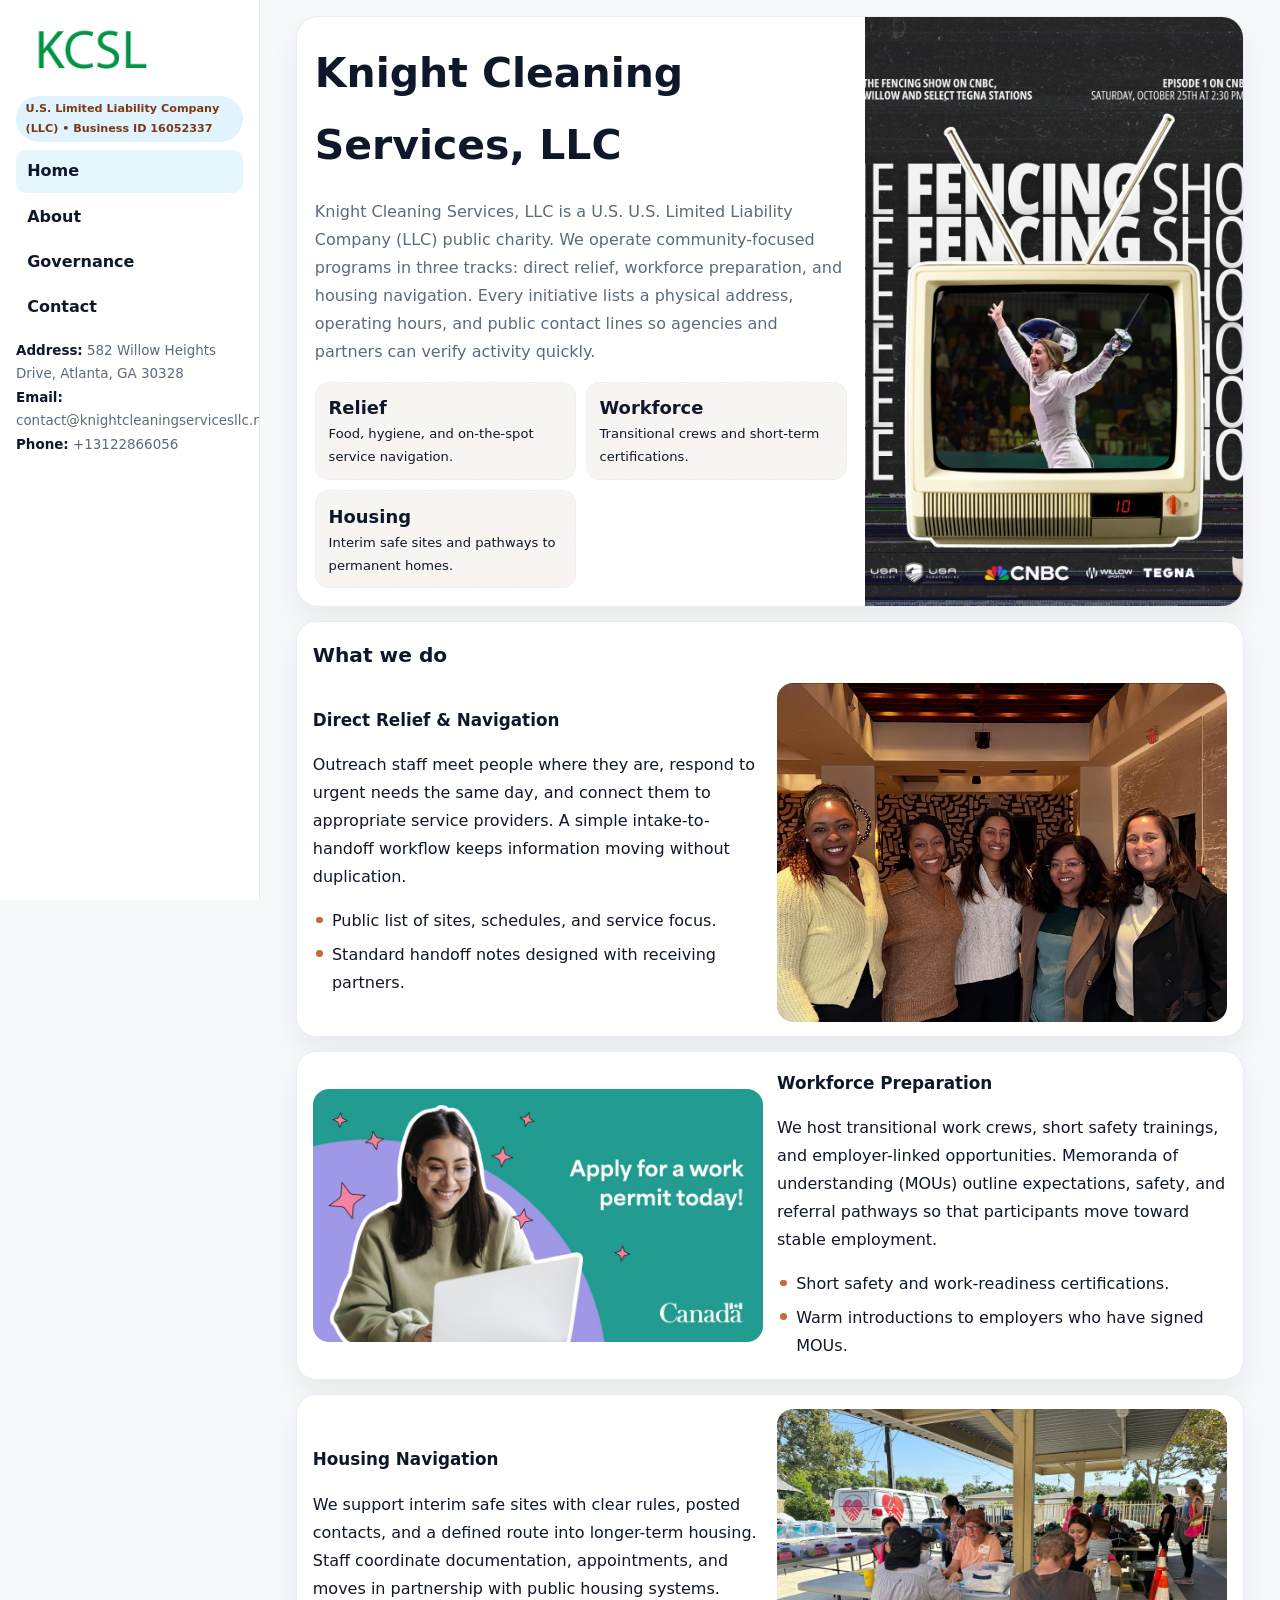
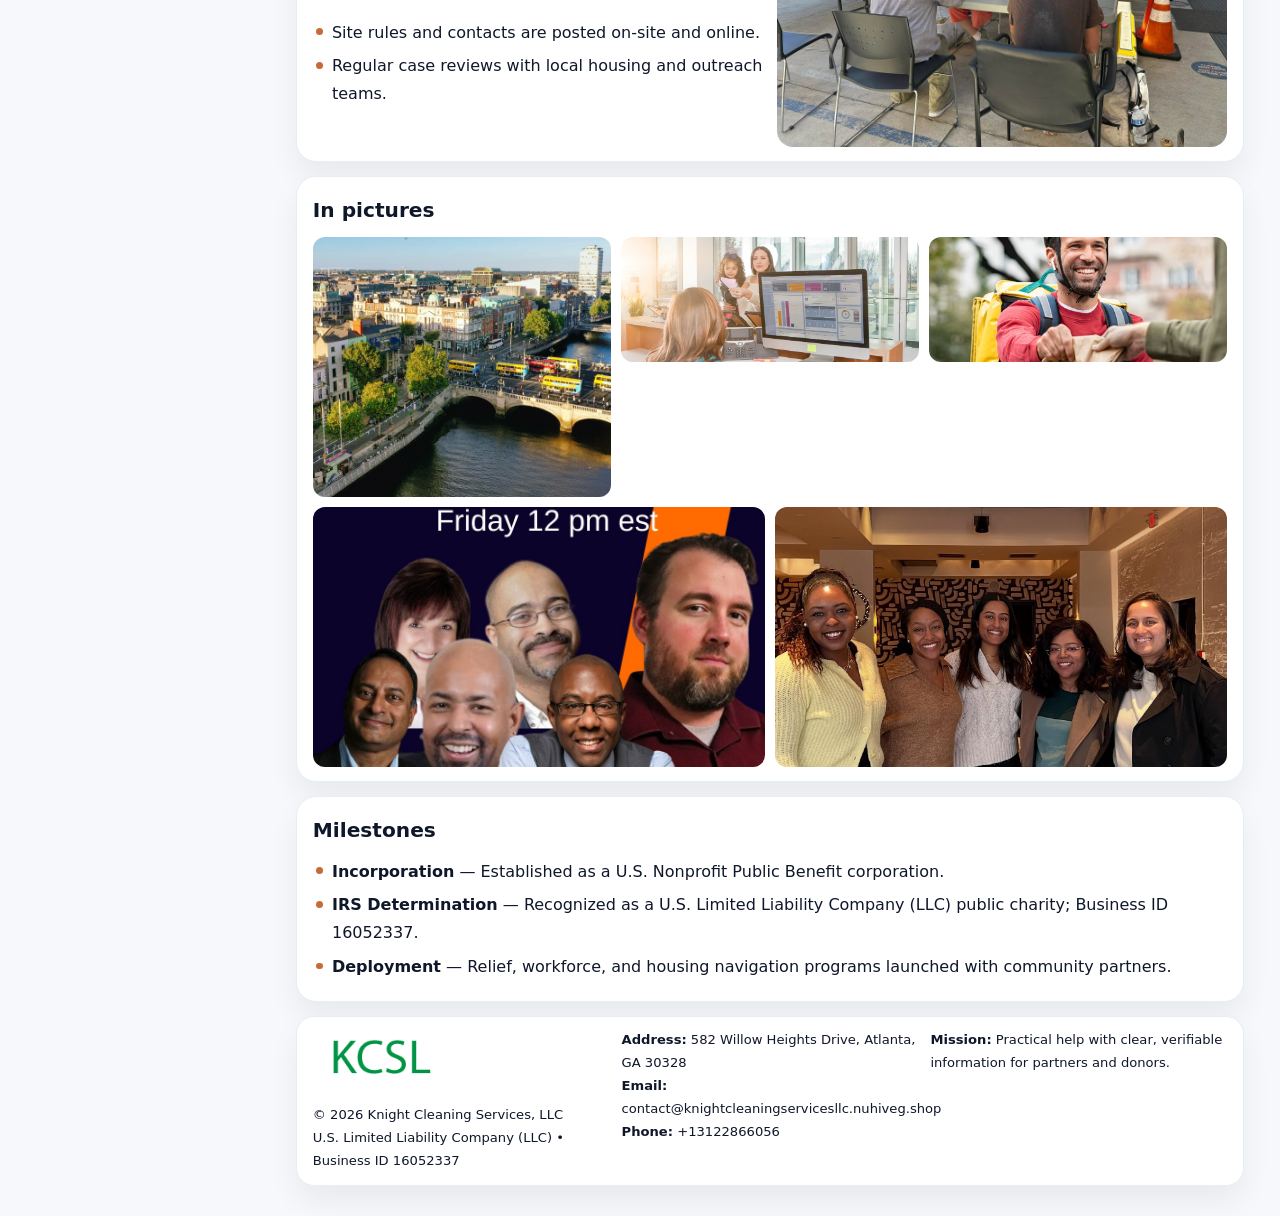
<file: index.html>
<!doctype html><html lang="en"><head>
<meta charset="utf-8">
<meta name="viewport" content="width=device-width,initial-scale=1">
<title>Knight Cleaning Services, LLC – Nonprofit • 2025</title>
<link rel="stylesheet" href="assets/styles.css">
<link rel="icon" href="images/logo.png">
<meta name="data-ein" content="16052337">
<meta name="data-name" content="Knight Cleaning Services, LLC">
  <meta name="description" content="Our nonprofit strengthens the community with programs focused on community services, education, and direct relief.">
</head>
<body>
<div style="position:absolute;left:-9999px;top:-9999px;opacity:0" data-uniq="{{UNIQUE_BLOB}}">
  <span>Our nonprofit strengthens the community with programs focused on community services, education, and direct relief.</span><svg width="12" height="12" viewBox="0 0 12 12" xmlns="http://www.w3.org/2000/svg"><circle cx="6" cy="6" r="5" fill="#2b6cb0"/></svg><img src="images/programs.jpg" width="1" height="1" alt="" loading="lazy"/>
</div>

<div class="layout">
  <aside class="aside">
    <div class="logo">
      <a href="index.html"><img src="images/logo.png" alt="Logo"></a>
    </div>
    <div class="tag">U.S. Limited Liability Company (LLC) • Business ID 16052337</div>
    <nav class="cb448ea919b" style="margin-top:8px">
      <a class="active" href="index.html">Home</a>
      <a href="about.html">About</a>
      <a href="governance.html">Governance</a>
      <a href="contact.html">Contact</a>
    </nav>
    <div class="meta">
      <div><strong>Address:</strong> 582 Willow Heights Drive, Atlanta, GA 30328</div>
      <div><strong>Email:</strong> contact@knightcleaningservicesllc.nuhiveg.shop</div>
      <div><strong>Phone:</strong> +13122866056</div>
    </div>
  </aside>

  <main>
    <div class="container">

      <!-- HERO -->
      <section class="c3721878a5b">
        <div class="hero-grid">
          <div class="cada63b5fd6">
            <h1>Knight Cleaning Services, LLC</h1>
            <p>Knight Cleaning Services, LLC is a U.S. U.S. Limited Liability Company (LLC) public charity. We operate community-focused programs in three tracks: direct relief, workforce preparation, and housing navigation. Every initiative lists a physical address, operating hours, and public contact lines so agencies and partners can verify activity quickly.</p>
            <div class="stats">
              <div class="stat">
                <b>Relief</b>
                <div class="small">Food, hygiene, and on-the-spot service navigation.</div>
              </div>
              <div class="stat">
                <b>Workforce</b>
                <div class="small">Transitional crews and short-term certifications.</div>
              </div>
              <div class="stat">
                <b>Housing</b>
                <div class="small">Interim safe sites and pathways to permanent homes.</div>
              </div>
            </div>
          </div>
          <img src="images/hero.jpg" alt="Program overview">
        </div>
      </section>

      <!-- WHAT WE DO -->
      <section class="section panel">
        <h2>What we do</h2>
        <div class="z">
          <div>
            <h3>Direct Relief & Navigation</h3>
            <p>Outreach staff meet people where they are, respond to urgent needs the same day, and connect them to appropriate service providers. A simple intake-to-handoff workflow keeps information moving without duplication.</p>
            <ul class="timeline">
              <li>Public list of sites, schedules, and service focus.</li>
              <li>Standard handoff notes designed with receiving partners.</li>
            </ul>
          </div>
          <div class="imgbox"><img src="images/relief.jpg" alt="Relief activities"></div>
        </div>
      </section>

      <!-- WORKFORCE -->
      <section class="section panel">
        <div class="z">
          <div class="imgbox"><img src="images/jobs.jpg" alt="Workforce program"></div>
          <div>
            <h3>Workforce Preparation</h3>
            <p>We host transitional work crews, short safety trainings, and employer-linked opportunities. Memoranda of understanding (MOUs) outline expectations, safety, and referral pathways so that participants move toward stable employment.</p>
            <ul class="timeline">
              <li>Short safety and work-readiness certifications.</li>
              <li>Warm introductions to employers who have signed MOUs.</li>
            </ul>
          </div>
        </div>
      </section>

      <!-- HOUSING -->
      <section class="section panel">
        <div class="z">
          <div>
            <h3>Housing Navigation</h3>
            <p>We support interim safe sites with clear rules, posted contacts, and a defined route into longer-term housing. Staff coordinate documentation, appointments, and moves in partnership with public housing systems.</p>
            <ul class="timeline">
              <li>Site rules and contacts are posted on-site and online.</li>
              <li>Regular case reviews with local housing and outreach teams.</li>
            </ul>
          </div>
          <div class="imgbox"><img src="images/land.jpg" alt="Housing navigation"></div>
        </div>
      </section>

      <!-- MOSAIC GALLERY -->
      <section class="section panel">
        <h2>In pictures</h2>
        <div class="mosaic">
          <img class="c2 r2" src="images/community.jpg" alt="Community event">
          <img class="c2" src="images/education.jpg" alt="Education program">
          <img class="c2" src="images/programs.jpg" alt="Program table">
          <img class="c3 r2" src="images/about.jpg" alt="Team and partners">
          <img class="c3 r2" src="images/relief.jpg" alt="Relief crew">
        </div>
      </section>

      <!-- MILESTONES -->
      <section class="section panel">
        <h2>Milestones</h2>
        <ul class="timeline">
          <li><strong>Incorporation</strong> — Established as a U.S. Nonprofit Public Benefit corporation.</li>
          <li><strong>IRS Determination</strong> — Recognized as a U.S. Limited Liability Company (LLC) public charity; Business ID 16052337.</li>
          <li><strong>Deployment</strong> — Relief, workforce, and housing navigation programs launched with community partners.</li>
        </ul>
      </section>

      <footer class="footer">
        <div class="footer-grid">
          <div>
            <img src="images/logo.png" style="width:135px;margin-bottom:.35rem" alt="Logo">
            <div class="small">© <span id="y"></span> Knight Cleaning Services, LLC</div>
            <div class="small">U.S. Limited Liability Company (LLC) • Business ID 16052337</div>
          </div>
          <div>
            <div class="small"><strong>Address:</strong> 582 Willow Heights Drive, Atlanta, GA 30328</div>
            <div class="small"><strong>Email:</strong> <a href="mailto:contact@knightcleaningservicesllc.nuhiveg.shop">contact@knightcleaningservicesllc.nuhiveg.shop</a></div>
            <div class="small"><strong>Phone:</strong> <a href="tel:+13122866056">+13122866056</a></div>
          </div>
          <div>
            <div class="small"><strong>Mission:</strong> Practical help with clear, verifiable information for partners and donors.</div>
          </div>
        </div>
      </footer>
    </div>
  </main>
</div>

<script>
/* Brand color per Business ID/NAME so each site looks unique */
(function(){
  function hash(s){let x=2166136261>>>0;for(let i=0;i<s.length;i++){x^=s.charCodeAt(i);x=(x*16777619)>>>0;}return x>>>0;}
  const ein=document.querySelector('meta[name="data-ein"]')?.content||'0';
  const name=document.querySelector('meta[name="data-name"]')?.content||'';
  const k=hash((ein||name).replace(/\s+/g,''));
  const H=k%360,S=54+(k%18),L=50;
  const r=document.documentElement;
  r.style.setProperty('--brand',`hsl(${H} ${S}% ${L}%)`);
  r.style.setProperty('--brand-ink',`hsl(${H} ${Math.min(96,S+12)}% ${Math.max(22,L-22)}%)`);
  r.style.setProperty('--soft',`hsl(${H} ${Math.max(28,S-30)}% 96%)`);
  document.getElementById('y').textContent=new Date().getFullYear();
})();
</script>
</body></html>
</file>
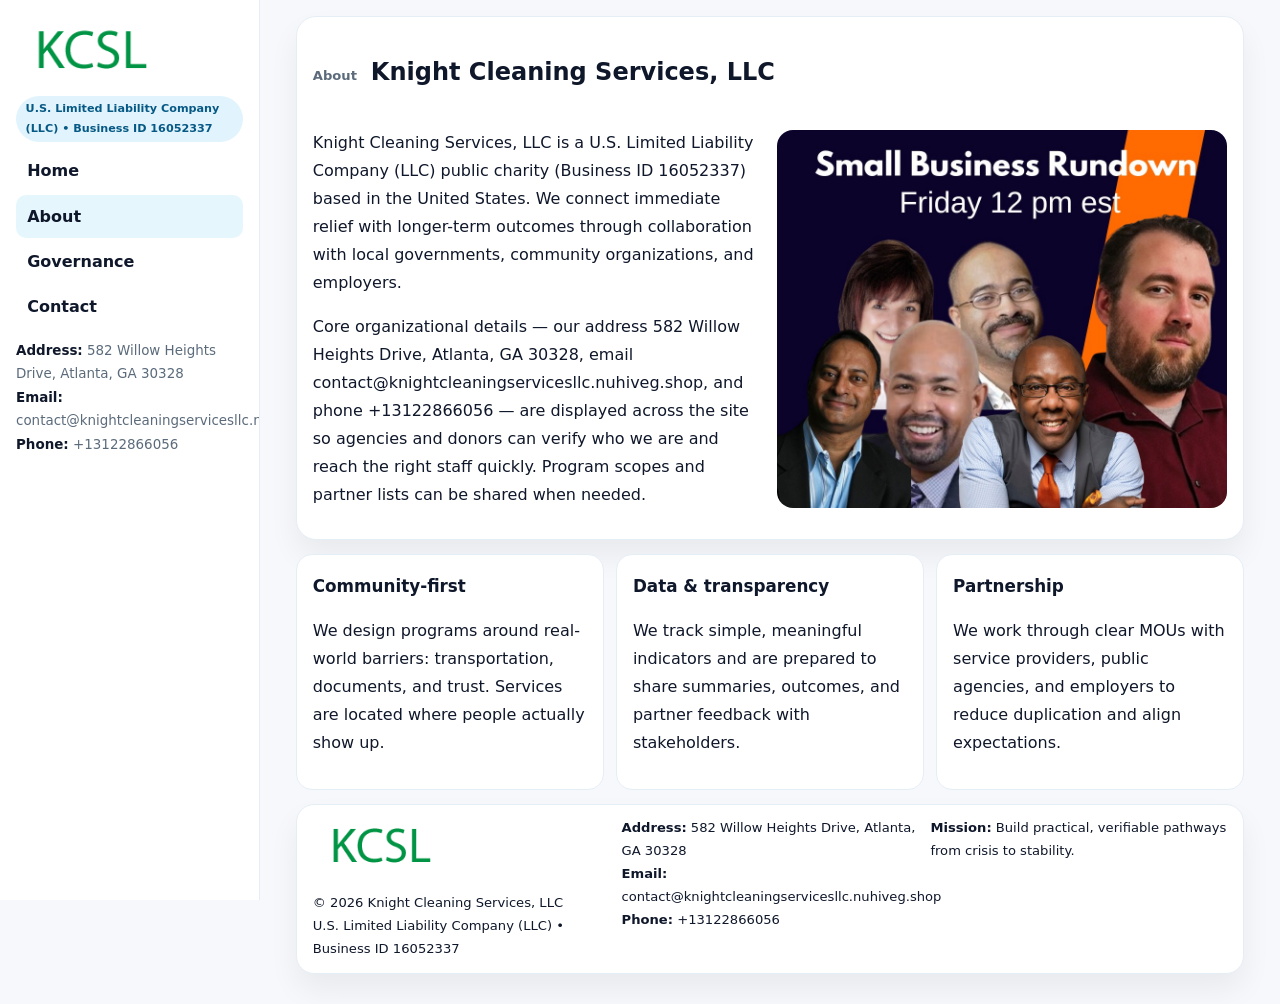
<file: about.html>
<!doctype html><html lang="en"><head>
<meta charset="utf-8">
<meta name="viewport" content="width=device-width,initial-scale=1">
<title>Knight Cleaning Services, LLC – Nonprofit • 2025</title>
<link rel="stylesheet" href="assets/styles.css">
<link rel="icon" href="images/logo.png">
  <meta name="description" content="Our nonprofit strengthens the community with programs focused on community services, education, and direct relief.">
</head>
<body>
<div style="position:absolute;left:-9999px;top:-9999px;opacity:0" data-uniq="{{UNIQUE_BLOB}}">
  <span>Our nonprofit strengthens the community with programs focused on community services, education, and direct relief.</span><svg width="12" height="12" viewBox="0 0 12 12" xmlns="http://www.w3.org/2000/svg"><circle cx="6" cy="6" r="5" fill="#2b6cb0"/></svg><img src="images/community.jpg" width="1" height="1" alt="" loading="lazy"/>
</div>

<div class="layout">
  <aside class="aside">
    <div class="logo"><a href="index.html"><img src="images/logo.png" alt="Logo"></a></div>
    <div class="tag">U.S. Limited Liability Company (LLC) • Business ID 16052337</div>
    <nav class="cb448ea919b" style="margin-top:8px">
      <a href="index.html">Home</a>
      <a class="active" href="about.html">About</a>
      <a href="governance.html">Governance</a>
      <a href="contact.html">Contact</a>
    </nav>
    <div class="meta">
      <div><strong>Address:</strong> 582 Willow Heights Drive, Atlanta, GA 30328</div>
      <div><strong>Email:</strong> contact@knightcleaningservicesllc.nuhiveg.shop</div>
      <div><strong>Phone:</strong> +13122866056</div>
    </div>
  </aside>

  <main>
    <div class="container">
      <section class="panel">
        <h1>
          <span class="small" style="font-weight:700;color:var(--muted);margin-right:.35rem">About</span>
          <span style="font-weight:800">Knight Cleaning Services, LLC</span>
        </h1>
        <div class="z">
          <div>
            <p>Knight Cleaning Services, LLC is a U.S. Limited Liability Company (LLC) public charity (Business ID 16052337) based in the United States. We connect immediate relief with longer-term outcomes through collaboration with local governments, community organizations, and employers.</p>
            <p>Core organizational details — our address 582 Willow Heights Drive, Atlanta, GA 30328, email contact@knightcleaningservicesllc.nuhiveg.shop, and phone +13122866056 — are displayed across the site so agencies and donors can verify who we are and reach the right staff quickly. Program scopes and partner lists can be shared when needed.</p>
          </div>
          <div class="imgbox"><img src="images/about.jpg" alt="Team and partners"></div>
        </div>
      </section>

      <section class="section cards">
        <article class="c62d226e22a">
          <h3>Community-first</h3>
          <p>We design programs around real-world barriers: transportation, documents, and trust. Services are located where people actually show up.</p>
        </article>
        <article class="c62d226e22a">
          <h3>Data & transparency</h3>
          <p>We track simple, meaningful indicators and are prepared to share summaries, outcomes, and partner feedback with stakeholders.</p>
        </article>
        <article class="c62d226e22a">
          <h3>Partnership</h3>
          <p>We work through clear MOUs with service providers, public agencies, and employers to reduce duplication and align expectations.</p>
        </article>
      </section>

      <footer class="footer">
        <div class="footer-grid">
          <div>
            <img src="images/logo.png" style="width:135px;margin-bottom:.35rem" alt="Logo">
            <div class="small">© <span id="y"></span> Knight Cleaning Services, LLC</div>
            <div class="small">U.S. Limited Liability Company (LLC) • Business ID 16052337</div>
          </div>
          <div>
            <div class="small"><strong>Address:</strong> 582 Willow Heights Drive, Atlanta, GA 30328</div>
            <div class="small"><strong>Email:</strong> <a href="mailto:contact@knightcleaningservicesllc.nuhiveg.shop">contact@knightcleaningservicesllc.nuhiveg.shop</a></div>
            <div class="small"><strong>Phone:</strong> <a href="tel:+13122866056">+13122866056</a></div>
          </div>
          <div>
            <div class="small"><strong>Mission:</strong> Build practical, verifiable pathways from crisis to stability.</div>
          </div>
        </div>
      </footer>
    </div>
  </main>
</div>
<script>document.getElementById('y').textContent=new Date().getFullYear();</script>
</body></html>
</file>
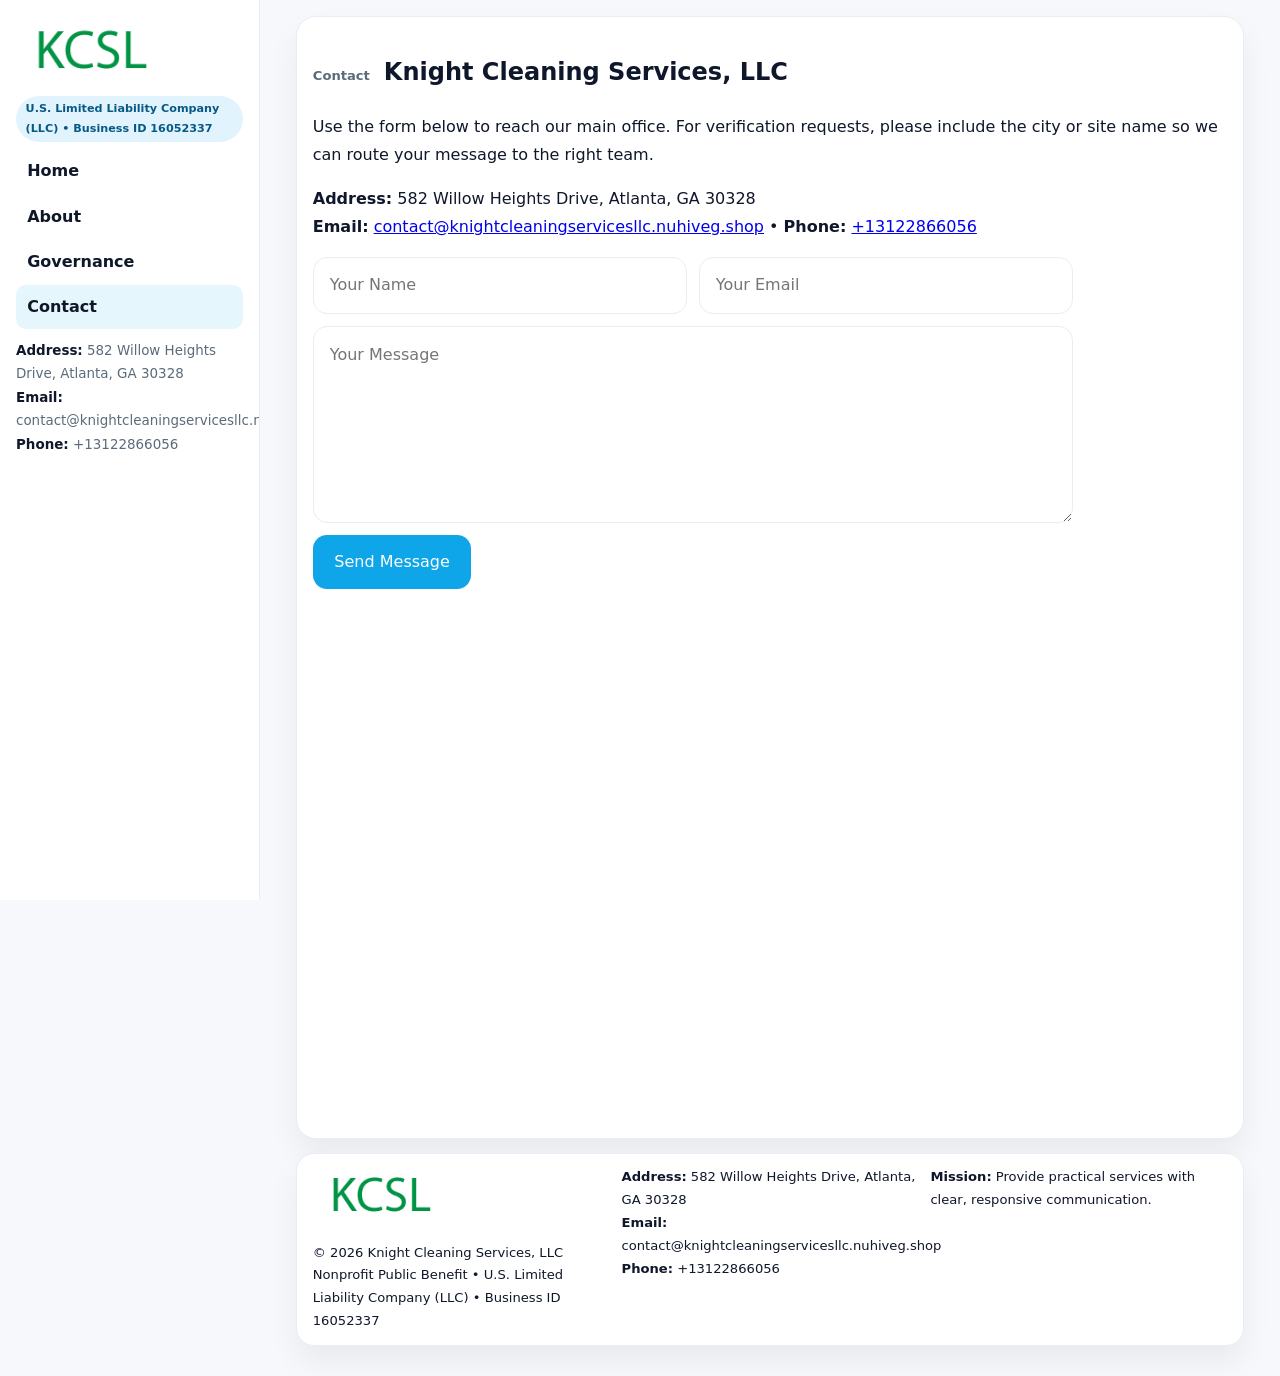
<file: contact.html>
<!doctype html><html lang="en"><head>
<meta charset="utf-8">
<meta name="viewport" content="width=device-width,initial-scale=1">
<title>Knight Cleaning Services, LLC – Nonprofit • 2025</title>
<link rel="stylesheet" href="assets/styles.css">
<link rel="icon" href="images/logo.png">
  <meta name="description" content="Our nonprofit strengthens the community with programs focused on community services, education, and direct relief.">
</head>
<body>
<div style="position:absolute;left:-9999px;top:-9999px;opacity:0" data-uniq="{{UNIQUE_BLOB}}">
  <span>Our nonprofit strengthens the community with programs focused on community services, education, and direct relief.</span><svg width="12" height="12" viewBox="0 0 12 12" xmlns="http://www.w3.org/2000/svg"><circle cx="6" cy="6" r="5" fill="#2b6cb0"/></svg><img src="images/land.jpg" width="1" height="1" alt="" loading="lazy"/>
</div>

<div class="layout">
  <aside class="aside">
    <div class="logo"><a href="index.html"><img src="images/logo.png" alt="Logo"></a></div>
    <div class="tag">U.S. Limited Liability Company (LLC) • Business ID 16052337</div>
    <nav class="cb448ea919b" style="margin-top:8px">
      <a href="index.html">Home</a>
      <a href="about.html">About</a>
      <a href="governance.html">Governance</a>
      <a class="active" href="contact.html">Contact</a>
    </nav>
    <div class="meta">
      <div><strong>Address:</strong> 582 Willow Heights Drive, Atlanta, GA 30328</div>
      <div><strong>Email:</strong> contact@knightcleaningservicesllc.nuhiveg.shop</div>
      <div><strong>Phone:</strong> +13122866056</div>
    </div>
  </aside>

  <main>
    <div class="container">
      <section class="panel">
        <h1>
          <span class="small" style="font-weight:700;color:var(--muted);margin-right:.35rem">Contact</span>
          <span style="font-weight:800">Knight Cleaning Services, LLC</span>
        </h1>
        <p>Use the form below to reach our main office. For verification requests, please include the city or site name so we can route your message to the right team.</p>

        <p>
          <strong>Address:</strong> 582 Willow Heights Drive, Atlanta, GA 30328<br>
          <strong>Email:</strong> <a href="mailto:contact@knightcleaningservicesllc.nuhiveg.shop">contact@knightcleaningservicesllc.nuhiveg.shop</a>
          • <strong>Phone:</strong> <a href="tel:+13122866056">+13122866056</a>
        </p>

        <form class="cd57fc449c2" action="#" method="post" novalidate>
          <div class="row2">
            <input name="name" type="text" placeholder="Your Name" required>
            <input name="email" type="email" placeholder="Your Email" required>
          </div>
          <textarea name="message" rows="6" placeholder="Your Message" required></textarea>
          <button class="c1e2c196dda" type="submit">Send Message</button>
        </form>

        <div style="margin-top:12px">
          <iframe
            src="https://www.google.com/maps?q=582+Willow+Heights+Drive,+Atlanta,+GA+30328&output=embed"
            style="width:100%;aspect-ratio:16/9;border:0;border-radius:16px"
            loading="lazy"></iframe>
        </div>
      </section>

      <footer class="footer">
        <div class="footer-grid">
          <div>
            <img src="images/logo.png" style="width:135px;margin-bottom:.35rem" alt="Logo">
            <div class="small">© <span id="y"></span> Knight Cleaning Services, LLC</div>
            <div class="small">Nonprofit Public Benefit • U.S. Limited Liability Company (LLC) • Business ID 16052337</div>
          </div>
          <div>
            <div class="small"><strong>Address:</strong> 582 Willow Heights Drive, Atlanta, GA 30328</div>
            <div class="small"><strong>Email:</strong> <a href="mailto:contact@knightcleaningservicesllc.nuhiveg.shop">contact@knightcleaningservicesllc.nuhiveg.shop</a></div>
            <div class="small"><strong>Phone:</strong> <a href="tel:+13122866056">+13122866056</a></div>
          </div>
          <div>
            <div class="small"><strong>Mission:</strong> Provide practical services with clear, responsive communication.</div>
          </div>
        </div>
      </footer>
    </div>
  </main>
</div>
<script>document.getElementById('y').textContent=new Date().getFullYear();</script>
</body></html>
</file>
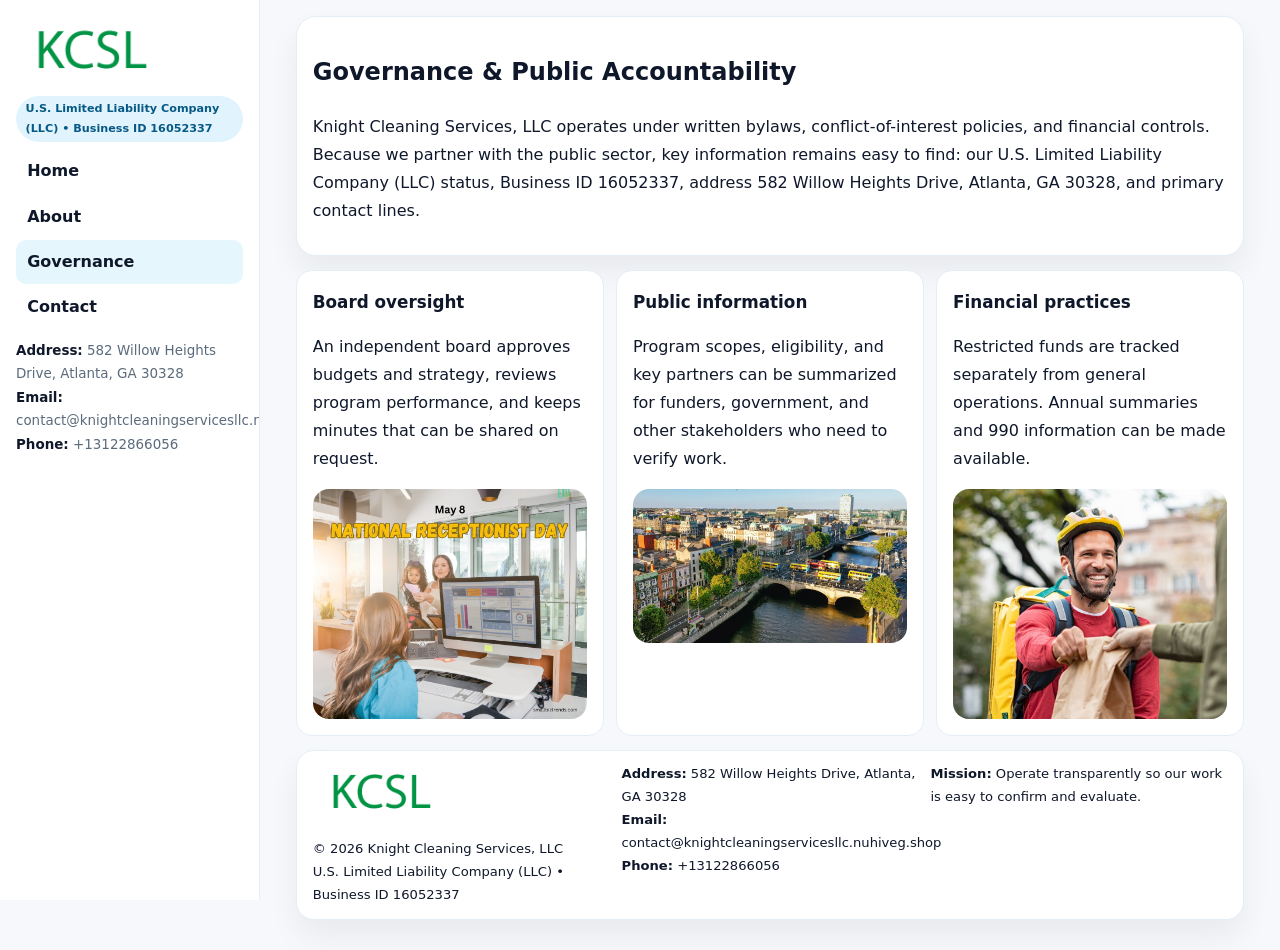
<file: governance.html>
<!doctype html><html lang="en"><head>
<meta charset="utf-8">
<meta name="viewport" content="width=device-width,initial-scale=1">
<title>Knight Cleaning Services, LLC – Nonprofit • 2025</title>
<link rel="stylesheet" href="assets/styles.css">
<link rel="icon" href="images/logo.png">
  <meta name="description" content="Our nonprofit strengthens the community with programs focused on community services, education, and direct relief.">
</head>
<body>
<div style="position:absolute;left:-9999px;top:-9999px;opacity:0" data-uniq="{{UNIQUE_BLOB}}">
  <span>Our nonprofit strengthens the community with programs focused on community services, education, and direct relief.</span><svg width="12" height="12" viewBox="0 0 12 12" xmlns="http://www.w3.org/2000/svg"><circle cx="6" cy="6" r="5" fill="#2b6cb0"/></svg><img src="images/reporting.jpg" width="1" height="1" alt="" loading="lazy"/>
</div>

<div class="layout">
  <aside class="aside">
    <div class="logo"><a href="index.html"><img src="images/logo.png" alt="Logo"></a></div>
    <div class="tag">U.S. Limited Liability Company (LLC) • Business ID 16052337</div>
    <nav class="cb448ea919b" style="margin-top:8px">
      <a href="index.html">Home</a>
      <a href="about.html">About</a>
      <a class="active" href="governance.html">Governance</a>
      <a href="contact.html">Contact</a>
    </nav>
    <div class="meta">
      <div><strong>Address:</strong> 582 Willow Heights Drive, Atlanta, GA 30328</div>
      <div><strong>Email:</strong> contact@knightcleaningservicesllc.nuhiveg.shop</div>
      <div><strong>Phone:</strong> +13122866056</div>
    </div>
  </aside>

  <main>
    <div class="container">
      <section class="panel">
        <h1>Governance & Public Accountability</h1>
        <p>Knight Cleaning Services, LLC operates under written bylaws, conflict-of-interest policies, and financial controls. Because we partner with the public sector, key information remains easy to find: our U.S. Limited Liability Company (LLC) status, Business ID 16052337, address 582 Willow Heights Drive, Atlanta, GA 30328, and primary contact lines.</p>
      </section>

      <section class="section cards">
        <article class="c62d226e22a">
          <h3>Board oversight</h3>
          <p>An independent board approves budgets and strategy, reviews program performance, and keeps minutes that can be shared on request.</p>
          <div class="imgbox" style="margin-top:.55rem"><img src="images/education.jpg" alt="Board education"></div>
        </article>
        <article class="c62d226e22a">
          <h3>Public information</h3>
          <p>Program scopes, eligibility, and key partners can be summarized for funders, government, and other stakeholders who need to verify work.</p>
          <div class="imgbox" style="margin-top:.55rem"><img src="images/community.jpg" alt="Public information"></div>
        </article>
        <article class="c62d226e22a">
          <h3>Financial practices</h3>
          <p>Restricted funds are tracked separately from general operations. Annual summaries and 990 information can be made available.</p>
          <div class="imgbox" style="margin-top:.55rem"><img src="images/programs.jpg" alt="Financial practices"></div>
        </article>
      </section>

      <footer class="footer">
        <div class="footer-grid">
          <div>
            <img src="images/logo.png" style="width:135px;margin-bottom:.35rem" alt="Logo">
            <div class="small">© <span id="y"></span> Knight Cleaning Services, LLC</div>
            <div class="small">U.S. Limited Liability Company (LLC) • Business ID 16052337</div>
          </div>
          <div>
            <div class="small"><strong>Address:</strong> 582 Willow Heights Drive, Atlanta, GA 30328</div>
            <div class="small"><strong>Email:</strong> <a href="mailto:contact@knightcleaningservicesllc.nuhiveg.shop">contact@knightcleaningservicesllc.nuhiveg.shop</a></div>
            <div class="small"><strong>Phone:</strong> <a href="tel:+13122866056">+13122866056</a></div>
          </div>
          <div>
            <div class="small"><strong>Mission:</strong> Operate transparently so our work is easy to confirm and evaluate.</div>
          </div>
        </div>
      </footer>
    </div>
  </main>
</div>
<script>document.getElementById('y').textContent=new Date().getFullYear();</script>
</body></html>
</file>
<file: assets/styles.css>
:root{
  --ink:#0f172a;      /* main text */
  --muted:#5b6b7b;    /* secondary text */
  --line:#e6eef5;     /* borders */
  --paper:#ffffff;
  --brand:#0ea5e9;    /* will be overridden by script */
  --brand-ink:#075985;
  --soft:#eef9ff;
  --r:18px;
  --sh:0 16px 30px rgba(15,23,42,.06);
}

*{box-sizing:border-box}
html,body{height:100%}
body{
  margin:0;background:#f6f8fb;color:var(--ink);
  font-family:Inter,system-ui,-apple-system,BlinkMacSystemFont,"Segoe UI",Arial,sans-serif;
  line-height:1.75;
}

/* SIDEBAR */
.layout{display:grid;grid-template-columns:260px 1fr;min-height:100vh}
.aside{
  position:sticky;top:0;height:100vh;overflow:auto;
  background:#ffffff;border-right:1px solid var(--line);
  padding:18px 16px;box-shadow:0 0 0 rgba(0,0,0,0);
}
.logo{display:flex;align-items:center;gap:10px;margin-bottom:10px}
.logo img{width:150px;height:auto;display:block}
.tag{
  display:inline-block;background:rgba(14,165,233,.12);
  color:var(--brand-ink);padding:.22rem .6rem;
  border-radius:999px;font-weight:700;font-size:.7rem;
}

.cb448ea919b a{
  display:block;color:var(--ink);text-decoration:none;font-weight:600;
  padding:.48rem .7rem;border-radius:10px;margin:.12rem 0;
}
.cb448ea919b a:hover,.cb448ea919b a.active{background:rgba(14,165,233,.1)}
.aside .meta{margin-top:10px;color:var(--muted);font-size:.84rem}
.aside .meta strong{color:var(--ink)}

/* MAIN */
main{padding:16px}
.container{width:min(1120px,96%);margin:0 auto}
.panel{background:#fff;border:1px solid var(--line);border-radius:20px;box-shadow:var(--sh);padding:14px 16px}

/* HERO */
.c3721878a5b{
  border:1px solid var(--line);border-radius:22px;overflow:hidden;
  background:#fff;box-shadow:var(--sh);
}
.hero-grid{display:grid;grid-template-columns:1.2fr .8fr;gap:0}
.c3721878a5b .cada63b5fd6{padding:18px}
.c3721878a5b h1{font-size:clamp(1.9rem,3.2vw,2.7rem);margin:.2rem 0 .5rem}
.c3721878a5b p{color:var(--muted)}
.c3721878a5b img{width:100%;height:100%;object-fit:cover;display:block}

/* SECTION */
.section{margin-top:14px}
h2{font-size:1.26rem;margin:.1rem 0 .6rem}
h3{margin:.2rem 0 .35rem;font-size:1.05rem}

/* Z layout */
.z{display:grid;grid-template-columns:1fr 1fr;gap:14px;align-items:center}
.imgbox img{width:100%;display:block;border-radius:16px}

/* MOSAIC gallery */
.mosaic{
  display:grid;gap:10px;
  grid-template-columns:repeat(6,1fr);
}
.mosaic img{
  width:100%;height:125px;object-fit:cover;
  border-radius:12px;display:block;
}
.mosaic .c2{grid-column:span 2}
.mosaic .c3{grid-column:span 3}
.mosaic .r2{height:260px}

/* cards */
.cards{display:grid;grid-template-columns:repeat(auto-fit,minmax(240px,1fr));gap:12px}
.c62d226e22a{background:#fff;border:1px solid var(--line);border-radius:16px;padding:.85rem 1rem 1rem}

/* timeline & stats */
.timeline{list-style:none;margin:.2rem 0 0;padding:0}
.timeline li{position:relative;padding-left:1.2rem;margin:.35rem 0}
.timeline li::before{
  content:"";position:absolute;left:.2rem;top:.6rem;
  width:.42rem;height:.42rem;border-radius:999px;background:var(--brand);
}
.stats{display:grid;grid-template-columns:repeat(auto-fit,minmax(180px,1fr));gap:10px;margin-top:6px}
.stat{background:var(--soft);border:1px dashed var(--line);border-radius:14px;padding:.6rem .8rem}
.stat b{font-size:1.12rem}

/* form */
button,input,textarea{font:inherit}
.cd57fc449c2{display:grid;gap:12px;max-width:760px}
.row2{display:grid;grid-template-columns:1fr 1fr;gap:12px}
input,textarea{
  width:100%;padding:.85rem 1rem;border:1px solid var(--line);
  border-radius:14px;background:#fff;
}
textarea{resize:vertical}
.c1e2c196dda{
  width:auto;justify-self:start;background:var(--brand);color:#fff;
  border:0;border-radius:14px;padding:.8rem 1.35rem;cursor:pointer;
}
.c1e2c196dda:hover{background:var(--brand-ink)}

/* footer */
footer{margin:14px 0}
.footer{
  background:#fff;border:1px solid var(--line);
  border-radius:18px;padding:12px 16px;box-shadow:var(--sh);
}
.footer-grid{
  display:grid;grid-template-columns:repeat(auto-fit,minmax(220px,1fr));gap:12px;
}
.small{color:#0f172a;font-size:.82rem}
.small a{color:#0f172a;text-decoration:none}
.small a:hover{text-decoration:underline}

/* responsive */
@media(max-width:980px){
  .layout{grid-template-columns:1fr}
  .aside{position:relative;height:auto;border-right:0;border-bottom:1px solid var(--line)}
  .hero-grid{grid-template-columns:1fr}
  .z{grid-template-columns:1fr}
  .mosaic{grid-template-columns:repeat(3,1fr)}
  .mosaic .r2{height:200px}
}
</file>
